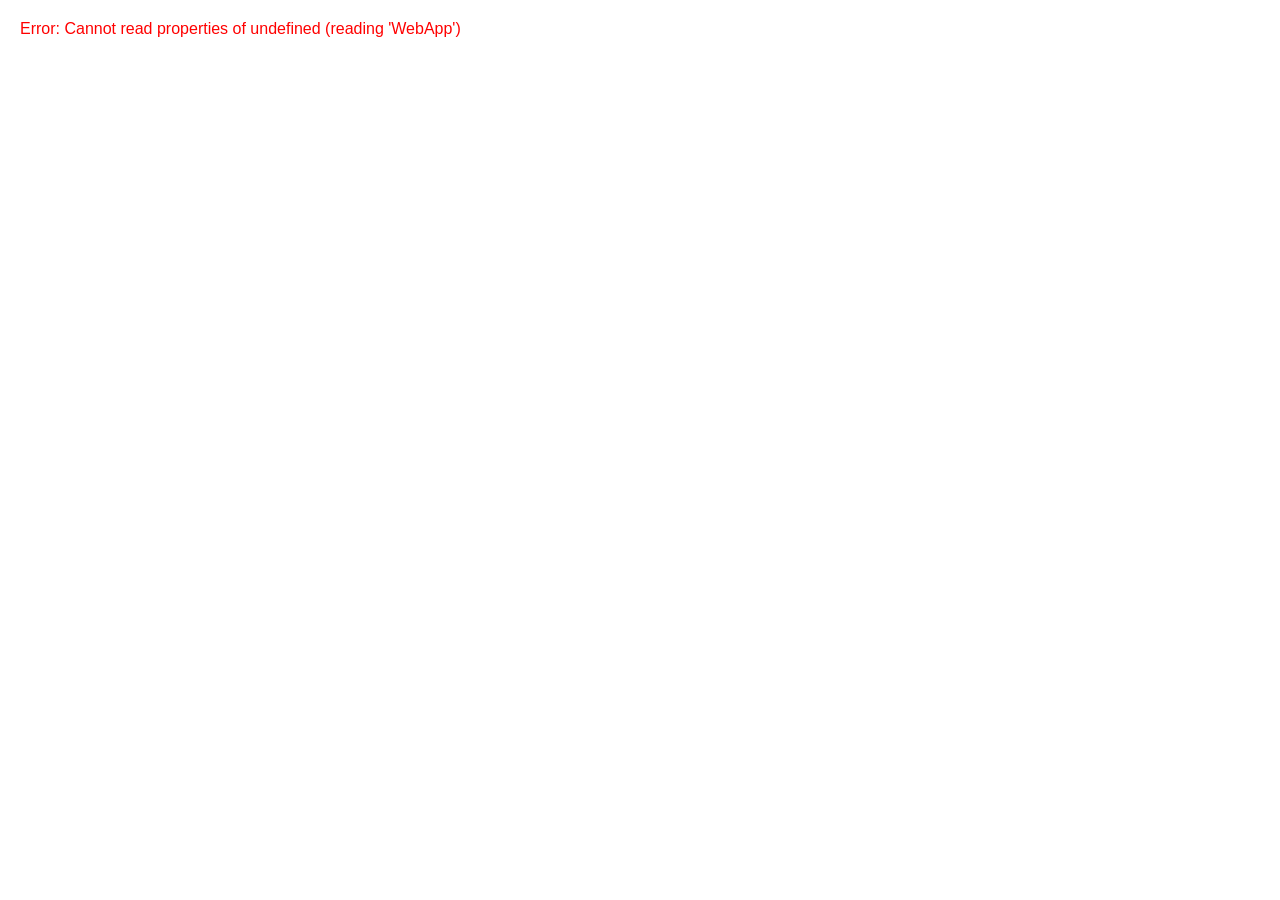
<file: index.html>
<!DOCTYPE html>
<html lang="ru">
<head>
    <meta charset="UTF-8">
    <meta name="viewport" content="width=device-width, initial-scale=1.0, maximum-scale=1.0, user-scalable=no">
    <title>Game Launcher v2</title>
    <link rel="stylesheet" href="frontend/style.css">
    <!-- Подключаем скрипт Telegram WebApp -->
    <script src="https://telegram.org/js/telegram-web-app.js"></script>
</head>
<body>

    <!-- Экран выбора  игр -->
    <div id="main-screen">
        <!-- Поиск -->
        <div class="search-container">
            <input type="text" id="search-input" placeholder="Поиск игры...1">
        </div>

        <!-- Сетка игр -->
        <div class="games-grid" id="games-container">
            <!-- Сюда JavaScript добавит игры -->
        </div>
    </div>

    <!-- Экран запущенной игры -->
    <div id="game-screen" style="display: none;">
        <h2 id="game-title-display">Название игры</h2>
        <div id="game-content">
            <!-- Сюда будет вставляться сама игра -->
        </div>
    </div>

    <script src="frontend/script.js"></script>
</body>
</html>
</file>
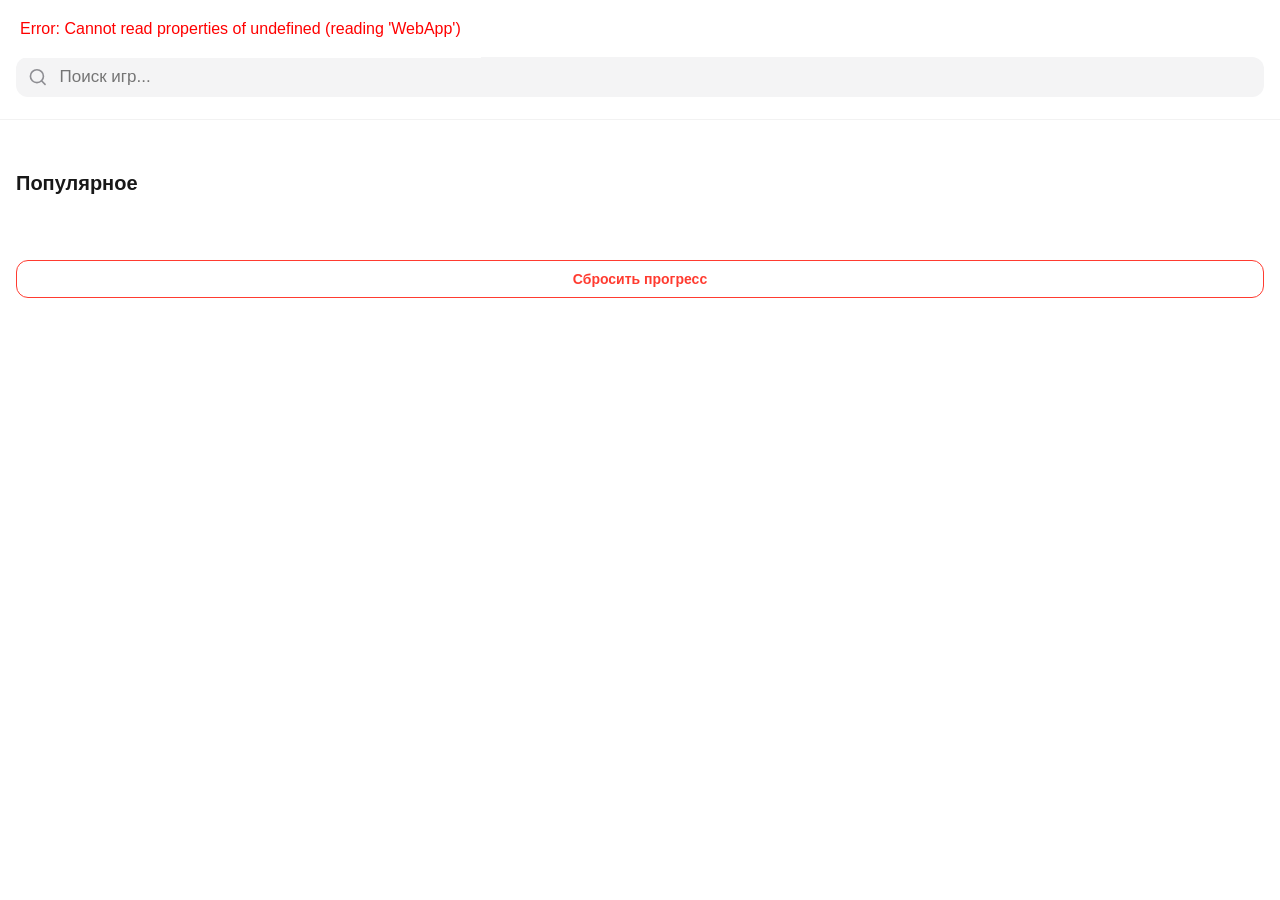
<file: frontend/index.html>
<!DOCTYPE html>
<html lang="ru">
<head>
    <meta charset="UTF-8">
    <meta name="viewport" content="width=device-width, initial-scale=1.0, maximum-scale=1.0, user-scalable=no">
    <title>Game Center</title>
    <link rel="stylesheet" href="style.css">
    <script src="https://telegram.org/js/telegram-web-app.js"></script>
</head>
<body>

    <!-- Фоновые декоративные элементы -->
    <div class="ambient-light"></div>

    <!-- Основной экран -->
    <div id="main-screen">

        <!-- Шапка с поиском -->
        <header class="sticky-header">
            <h1 class="app-title">Arcade</h1>
            <div class="search-container">
                <div class="search-wrapper">
                    <svg class="search-icon" width="20" height="20" viewBox="0 0 24 24" fill="none" stroke="currentColor" stroke-width="2" stroke-linecap="round" stroke-linejoin="round">
                        <circle cx="11" cy="11" r="8"></circle>
                        <line x1="21" y1="21" x2="16.65" y2="16.65"></line>
                    </svg>
                    <input type="text" id="search-input" placeholder="Поиск игр...">
                </div>
            </div>

            <!-- Категории (Chips) -->
            <div class="categories-wrapper">
                <div class="categories-scroll" id="categories-container">
                    <!-- JS добавит кнопки -->
                </div>
            </div>
        </header>

        <!-- Сетка игр -->
        <div class="scroll-content">
            <h2 class="section-title">Популярное</h2>
            <div class="games-grid" id="games-container">
                <!-- JS добавит игры -->
            </div>

            <!-- Кнопка сброса прогресса -->
            <div class="reset-section">
                <button id="open-reset-btn" class="danger-btn">Сбросить прогресс</button>
            </div>

            <!-- Пустое пространство внизу -->
            <div class="spacer"></div>
        </div>
    </div>

    <!-- Экран игры -->
    <div id="game-screen">
        <div id="game-loader">
            <div class="spinner"></div>
        </div>
        <div id="game-content"></div>
    </div>

    <!-- Модальное окно сброса -->
    <div id="reset-modal" class="modal-overlay hidden">
        <div class="modal-content">
            <h3 class="modal-title">Сброс данных</h3>
            <p class="modal-subtitle">Выберите игры для удаления сохранений</p>

            <div class="modal-controls">
                <button id="select-all-btn" class="text-btn">Выбрать все</button>
                <button id="deselect-all-btn" class="text-btn">Снять все</button>
            </div>

            <div class="games-list-checkbox" id="reset-games-list">
                <!-- JS наполнит этот список -->
            </div>

            <div class="modal-actions">
                <button id="cancel-reset-btn" class="secondary-btn">Отмена</button>
                <button id="confirm-reset-btn" class="primary-danger-btn">Удалить</button>
            </div>
        </div>
    </div>

    <script src="script.js"></script>
</body>
</html>
</file>
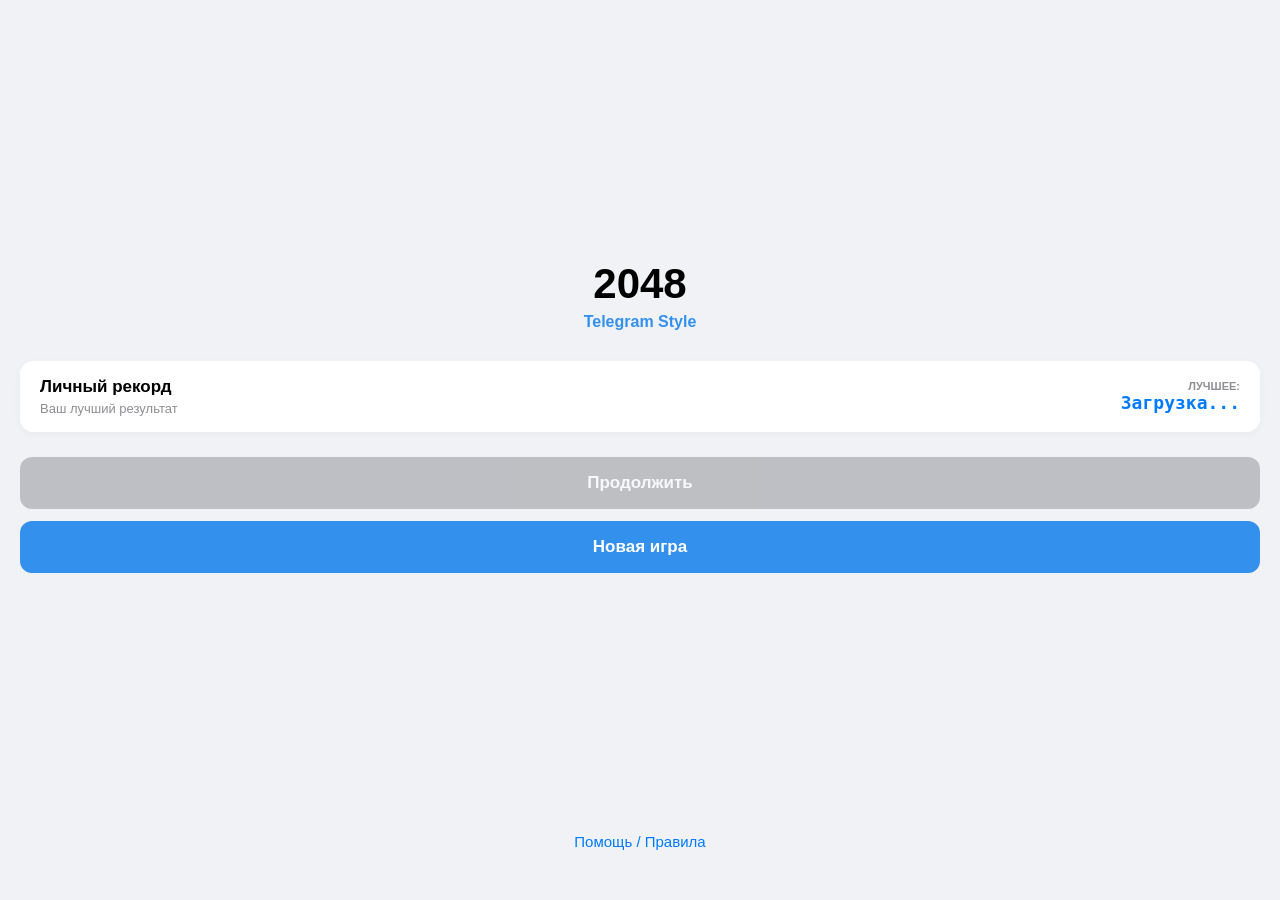
<file: frontend/games/2048v2/index.html>
<!DOCTYPE html>
<html lang="ru">
<head>
    <meta charset="UTF-8">
    <meta name="viewport" content="width=device-width, initial-scale=1.0, maximum-scale=1.0, user-scalable=no">
    <title>2048 Telegram</title>
    <script src="https://telegram.org/js/telegram-web-app.js"></script>
    <link rel="stylesheet" href="style.css">
</head>
<body>
    <div class="game-wrapper">

        <!-- === ГЛАВНОЕ МЕНЮ === -->
        <div id="menu-screen">
            <div class="menu-content">
                <div class="menu-header">
                    <h1>2048</h1>
                    <p class="subtitle">Telegram Style</p>
                </div>

                <!-- Блок рекорда -->
                <div class="presets-list">
                    <div class="preset-btn static-preset">
                        <div class="preset-info">
                            <span class="mode-title">Личный рекорд</span>
                            <span class="mode-desc">Ваш лучший результат</span>
                        </div>
                        <div class="preset-score">
                            <span class="score-label">Лучшее:</span>
                            <span class="score-val" id="menu-best-score">Загрузка...</span>
                        </div>
                    </div>
                </div>

                <!-- Кнопки управления -->
                <div class="menu-buttons">
                    <button id="btn-continue" class="action-btn" disabled>Продолжить</button>
                    <button id="btn-new-game" class="action-btn secondary-action">Новая игра</button>
                </div>
            </div>

            <!-- Футер меню -->
            <div class="menu-footer">
                <button id="btn-help" class="text-btn help-trigger">Помощь / Правила</button>
            </div>
        </div>

        <!-- === ЭКРАН ИГРЫ === -->
        <div id="game-screen" class="hidden">
            <div class="header">
                <button class="icon-btn" id="btn-back">
                    <svg width="24" height="24" viewBox="0 0 24 24" stroke="currentColor" stroke-width="2.5" fill="none" stroke-linecap="round" stroke-linejoin="round"><path d="M15 18l-6-6 6-6"/></svg>
                </button>

                <div class="scores">
                    <div class="score-box">
                        <div class="score-title">Счет</div>
                        <div class="score-value" id="game-score">0</div>
                    </div>
                    <div class="score-box">
                        <div class="score-title">Рекорд</div>
                        <div class="score-value" id="game-best-score">0</div>
                    </div>
                </div>

                <!-- Кнопка рестарта -->
                <button class="icon-btn" id="btn-game-restart">
                    <svg width="24" height="24" viewBox="0 0 24 24" fill="none" stroke="currentColor" stroke-width="2.5" stroke-linecap="round" stroke-linejoin="round"><path d="M23 4v6h-6"></path><path d="M1 20v-6h6"></path><path d="M3.51 9a9 9 0 0 1 14.85-3.36L23 10M1 14l4.64 4.36A9 9 0 0 0 20.49 15"></path></svg>
                </button>
            </div>

            <div class="game-center-wrapper">
                <div class="game-container" id="game-container">
                    <div class="grid-bg">
                        <!-- 16 ячеек фона -->
                        <div class="grid-cell"></div><div class="grid-cell"></div><div class="grid-cell"></div><div class="grid-cell"></div>
                        <div class="grid-cell"></div><div class="grid-cell"></div><div class="grid-cell"></div><div class="grid-cell"></div>
                        <div class="grid-cell"></div><div class="grid-cell"></div><div class="grid-cell"></div><div class="grid-cell"></div>
                        <div class="grid-cell"></div><div class="grid-cell"></div><div class="grid-cell"></div><div class="grid-cell"></div>
                    </div>

                    <div class="tile-container" id="tile-container"></div>

                    <div class="game-over" id="game-over-screen">
                        <div class="game-message" id="game-message">Игра окончена!</div>
                        <button class="action-btn" id="btn-retry">Попробовать снова</button>
                    </div>
                </div>
            </div>
        </div>

        <!-- === ЭКРАН ПОМОЩИ (OVERLAY) === -->
        <div id="help-overlay" class="overlay hidden">
            <div class="overlay-content help-content">
                <h2>Как играть</h2>

                <div class="help-section">
                    <p>🎯 <strong>Цель:</strong> Собрать плитку <strong>2048</strong>.</p>
                    <p>➕ <strong>Слияние:</strong> Плитки с одинаковым числом сливаются в одну при столкновении.</p>
                </div>

                <div class="help-divider"></div>

                <div class="help-section">
                    <h3>📱 Управление</h3>
                    <ul class="control-list">
                        <li><strong>Свайп:</strong> Перемещение плиток</li>
                        <li><strong>Кнопка 🔄:</strong> Перезапуск игры</li>
                    </ul>
                </div>

                <div class="help-section">
                    <h3>💻 Компьютер</h3>
                    <ul class="control-list">
                        <li><strong>Стрелки:</strong> Перемещение</li>
                        <li><strong>R:</strong> Быстрый рестарт</li>
                    </ul>
                </div>

                <button id="help-close-btn" class="action-btn">Понятно</button>
            </div>
        </div>

    </div>

    <script src="script.js"></script>
</body>
</html>
</file>
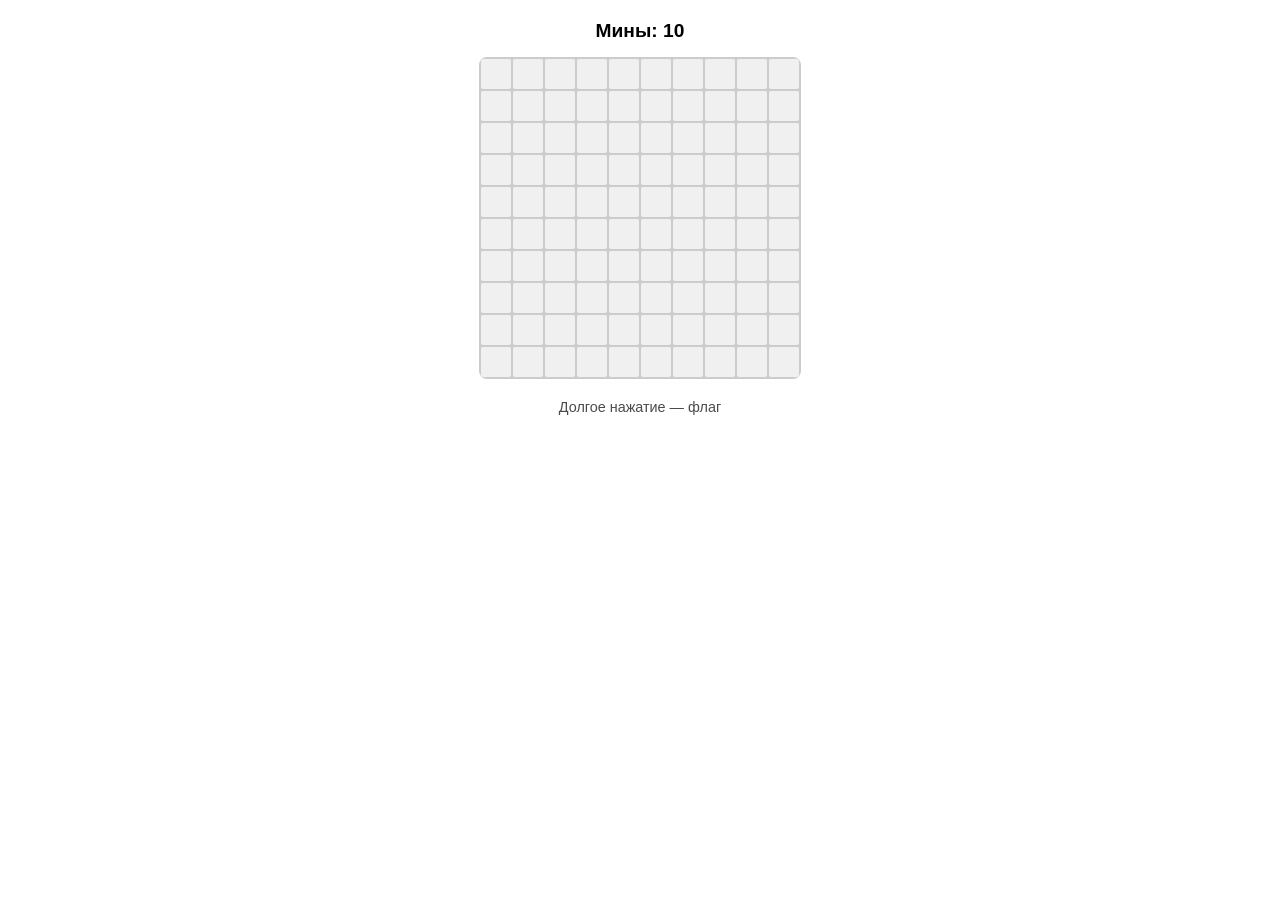
<file: frontend/games/Minesweeper/index.html>
<!DOCTYPE html>
<html lang="ru">
<head>
    <meta charset="UTF-8">
    <meta name="viewport" content="width=device-width, initial-scale=1.0, maximum-scale=1.0, user-scalable=no">
    <title>Minesweeper</title>
    <style>
        :root {
            --bg-color: var(--tg-theme-bg-color, #ffffff);
            --text-color: var(--tg-theme-text-color, #000000);
            --button-bg: var(--tg-theme-secondary-bg-color, #f0f0f0);
            --accent: var(--tg-theme-button-color, #3390ec);
        }

        body {
            font-family: sans-serif;
            background-color: var(--bg-color);
            color: var(--text-color);
            display: flex;
            flex-direction: column;
            align-items: center;
            margin: 0;
            padding: 20px;
            overflow: hidden;
            user-select: none;
        }

        #stats { margin-bottom: 15px; font-weight: bold; font-size: 1.2rem; }

        #grid {
            display: grid;
            grid-template-columns: repeat(10, 30px);
            grid-template-rows: repeat(10, 30px);
            gap: 2px;
            background-color: #ccc;
            border: 2px solid #ccc;
            border-radius: 8px;
        }

        .cell {
            width: 30px;
            height: 30px;
            background-color: var(--button-bg);
            display: flex;
            align-items: center;
            justify-content: center;
            font-weight: bold;
            cursor: pointer;
            border-radius: 2px;
            font-size: 14px;
        }

        .cell.revealed { background-color: #e0e0e0; cursor: default; }
        .cell.mine { background-color: #ff4d4d; }
        .cell.flag { background-color: #ffd700; }

        .controls { margin-top: 20px; text-align: center; font-size: 0.9rem; opacity: 0.7; }
    </style>
</head>
<body>

    <div id="stats">Мины: <span id="mine-count">10</span></div>
    <div id="grid"></div>
    <div class="controls">Долгое нажатие — флаг</div>

    <script>
        const grid = document.getElementById('grid');
        const size = 10;
        const minesCount = 10;
        let cells = [];
        let gameOver = false;

        // Инициализация поля
        function init() {
            const positions = Array(size * size).fill(false);
            let placed = 0;
            while(placed < minesCount) {
                let r = Math.floor(Math.random() * positions.length);
                if(!positions[r]) { positions[r] = true; placed++; }
            }

            for(let i=0; i<size*size; i++) {
                const cell = document.createElement('div');
                cell.className = 'cell';
                cell.dataset.index = i;
                cell.dataset.mine = positions[i];

                // Обработка долгого нажатия для мобилок (флаг)
                let timer;
                cell.addEventListener('touchstart', () => {
                    timer = setTimeout(() => { toggleFlag(cell); timer = null; }, 500);
                });
                cell.addEventListener('touchend', (e) => {
                    if(timer) { clearTimeout(timer); clickCell(cell); }
                    e.preventDefault();
                });

                cell.addEventListener('click', () => clickCell(cell));
                cell.addEventListener('contextmenu', (e) => { e.preventDefault(); toggleFlag(cell); });

                grid.appendChild(cell);
                cells.push(cell);
            }
        }

        function clickCell(cell) {
            if(gameOver || cell.classList.contains('revealed') || cell.classList.contains('flag')) return;

            if(cell.dataset.mine === 'true') {
                gameOver = true;
                revealMines();
                alert('Бум! Игра окончена.');
                return;
            }

            reveal(parseInt(cell.dataset.index));
        }

        function toggleFlag(cell) {
            if(gameOver || cell.classList.contains('revealed')) return;
            cell.classList.toggle('flag');
            cell.innerText = cell.classList.contains('flag') ? '🚩' : '';
        }

        function reveal(idx) {
            const cell = cells[idx];
            if(cell.classList.contains('revealed')) return;
            cell.classList.add('revealed');

            const mines = countMines(idx);
            if(mines > 0) {
                cell.innerText = mines;
                cell.style.color = ['blue','green','red','darkblue','brown','cyan','black','gray'][mines-1];
            } else {
                getNeighbors(idx).forEach(n => reveal(n));
            }
        }

        function countMines(idx) {
            return getNeighbors(idx).filter(n => cells[n].dataset.mine === 'true').length;
        }

        function getNeighbors(idx) {
            const res = [];
            const x = idx % size, y = Math.floor(idx / size);
            for(let i=-1; i<=1; i++) {
                for(let j=-1; j<=1; j++) {
                    if(i===0 && j===0) continue;
                    if(x+i >= 0 && x+i < size && y+j >= 0 && y+j < size) {
                        res.push((y+j)*size + (x+i));
                    }
                }
            }
            return res;
        }

        function revealMines() {
            cells.forEach(c => { if(c.dataset.mine === 'true') { c.classList.add('mine'); c.innerText = '💣'; }});
        }

        init();
    </script>
</body>
</html>
</file>
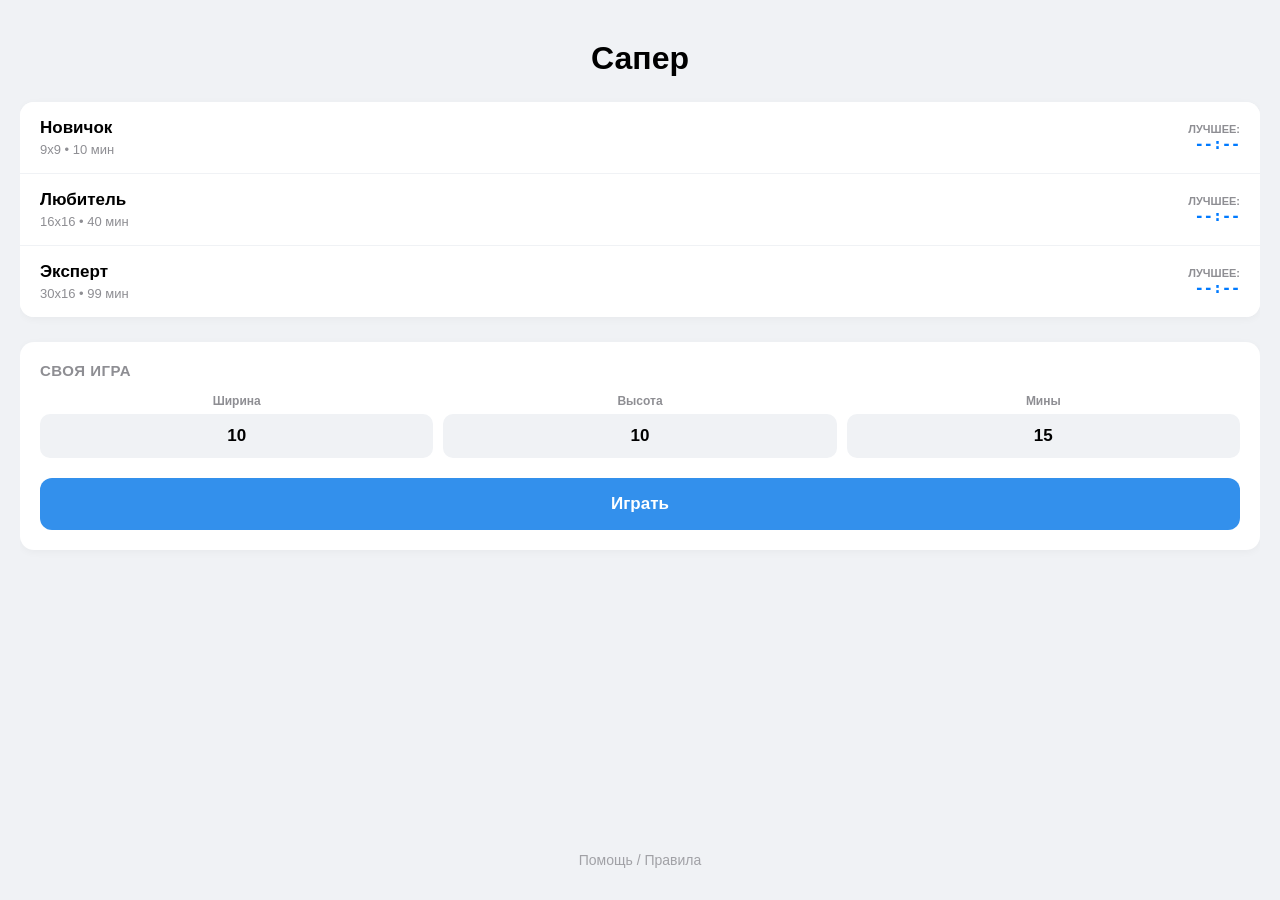
<file: frontend/games/minesweeper/index.html>
<!DOCTYPE html>
<html lang="ru">
<head>
    <meta charset="UTF-8">
    <meta name="viewport" content="width=device-width, initial-scale=1.0, maximum-scale=1.0, user-scalable=no">
    <title>Minesweeper TG</title>
    <script src="https://telegram.org/js/telegram-web-app.js"></script>
    <link rel="stylesheet" href="style.css">
</head>
<body>
    <div class="game-wrapper">

        <!-- ГЛАВНОЕ МЕНЮ -->
        <div id="menu-screen">
            <div class="menu-content">
                <div class="menu-header">
                    <h1>Сапер</h1>
                </div>

                <div class="presets-list">
                    <button class="preset-btn" data-mode="beginner">
                        <div class="preset-info">
                            <span class="mode-title">Новичок</span>
                            <span class="mode-desc">9x9 • 10 мин</span>
                        </div>
                        <div class="preset-score">
                            <span class="score-label">Лучшее:</span>
                            <span class="score-val" id="score-beginner">--:--</span>
                        </div>
                    </button>

                    <button class="preset-btn" data-mode="amateur">
                        <div class="preset-info">
                            <span class="mode-title">Любитель</span>
                            <span class="mode-desc">16x16 • 40 мин</span>
                        </div>
                        <div class="preset-score">
                            <span class="score-label">Лучшее:</span>
                            <span class="score-val" id="score-amateur">--:--</span>
                        </div>
                    </button>

                    <button class="preset-btn" data-mode="expert">
                        <div class="preset-info">
                            <span class="mode-title">Эксперт</span>
                            <span class="mode-desc">30x16 • 99 мин</span>
                        </div>
                        <div class="preset-score">
                            <span class="score-label">Лучшее:</span>
                            <span class="score-val" id="score-expert">--:--</span>
                        </div>
                    </button>
                </div>

                <div class="custom-section">
                    <h3>Своя игра</h3>
                    <div class="inputs-row">
                        <div class="input-group">
                            <label for="custom-cols">Ширина</label>
                            <input type="number" id="custom-cols" placeholder="2-30" min="2" max="30" value="10">
                        </div>
                        <div class="input-group">
                            <label for="custom-rows">Высота</label>
                            <input type="number" id="custom-rows" placeholder="2-30" min="2" max="30" value="10">
                        </div>
                        <div class="input-group">
                            <label for="custom-mines">Мины</label>
                            <input type="number" id="custom-mines" placeholder="Min 1" min="1" max="899" value="15">
                        </div>
                    </div>
                    <button id="start-custom-btn" class="action-btn">Играть</button>
                </div>
            </div>

            <!-- Кнопка Помощь внизу -->
            <div class="menu-footer">
                <button id="help-btn" class="text-btn help-trigger">Помощь / Правила</button>
            </div>
        </div>

        <!-- ЭКРАН ИГРЫ -->
        <div id="game-screen" class="hidden">
            <div class="header">
                <button class="icon-btn" id="back-to-menu-btn">
                    <!-- Icon Back -->
                    <svg width="24" height="24" viewBox="0 0 24 24" stroke="currentColor" stroke-width="2.5" fill="none" stroke-linecap="round" stroke-linejoin="round"><path d="M15 18l-6-6 6-6"/></svg>
                </button>

                <div class="counters">
                    <div class="counter-pill">🚩 <span id="mines-count">0</span></div>
                    <div class="counter-pill">⏱ <span id="timer">00:00.00</span></div>
                </div>

                <button class="face-btn" id="restart-btn">🙂</button>
            </div>

            <!-- Scroll Wrapper -->
            <div class="scroll-wrapper" id="scroll-wrapper">
                <div class="grid-container" id="grid"></div>
            </div>
        </div>

        <!-- ЭКРАН РЕЗУЛЬТАТА -->
        <div id="result-overlay" class="overlay hidden">
            <div class="overlay-content">
                <div class="result-icon" id="result-emoji">🏆</div>
                <h2 id="result-title">Победа!</h2>
                <p id="result-time" class="result-time">00:00.00</p>
                <div class="overlay-buttons">
                    <button id="overlay-restart-btn" class="action-btn">Заново</button>
                    <button id="overlay-menu-btn" class="text-btn">Меню</button>
                </div>
            </div>
        </div>

        <!-- ЭКРАН ПОМОЩИ (НОВЫЙ) -->
        <div id="help-overlay" class="overlay hidden">
            <div class="overlay-content help-content">
                <h2>Как играть</h2>

                <div class="help-section">
                    <p>🎯 <strong>Цель:</strong> Открыть все пустые клетки, не задев мину.</p>
                    <p>🔢 <strong>Цифры:</strong> Показывают количество мин в соседних 8 клетках.</p>
                </div>

                <div class="help-divider"></div>

                <div class="help-section">
                    <h3>📱 Телефон</h3>
                    <ul class="control-list">
                        <li><strong>Тап:</strong> Открыть клетку</li>
                        <li><strong>Долгое нажатие:</strong> Поставить флаг 🚩</li>
                        <li><strong>Смайл (🙂):</strong> Перезапуск игры</li>
                    </ul>
                </div>

                <div class="help-section">
                    <h3>💻 Компьютер</h3>
                    <ul class="control-list">
                        <li><strong>ЛКМ:</strong> Открыть клетку</li>
                        <li><strong>ПКМ:</strong> Поставить флаг 🚩</li>
                        <li><strong>WASD / Стрелки:</strong> Прокрутка поля</li>
                    </ul>
                </div>

                <button id="help-close-btn" class="action-btn">Понятно</button>
            </div>
        </div>

    </div>

    <script src="script.js"></script>
</body>
</html>
</file>
<file: frontend/style.css>
:root {
    --tg-theme-bg-color: #ffffff;
    --tg-theme-secondary-bg-color: #f4f4f5;
    --tg-theme-text-color: #000000;
    --tg-theme-hint-color: #8e8e93;
    --tg-theme-button-color: #3390ec;
    --tg-theme-button-text-color: #ffffff;
    --tg-theme-destructive-text-color: #ff3b30;

    /* Кастомные переменные для дизайна */
    --card-radius: 20px;
    --icon-radius: 16px;
    --shadow-soft: 0 8px 20px rgba(0, 0, 0, 0.04);
    --shadow-hover: 0 12px 24px rgba(0, 0, 0, 0.08);
}

/* Сброс и база */
* { box-sizing: border-box; -webkit-tap-highlight-color: transparent; }

body {
    background-color: var(--tg-theme-bg-color);
    color: var(--tg-theme-text-color);
    font-family: -apple-system, BlinkMacSystemFont, 'SF Pro Text', 'Segoe UI', Roboto, Helvetica, Arial, sans-serif;
    margin: 0;
    padding: 0;
    -webkit-font-smoothing: antialiased;
    overflow-x: hidden;
}

/* === HEADER & SEARCH === */
.sticky-header {
    position: fixed;
    top: 0;
    left: 0;
    right: 0;
    background: var(--tg-theme-bg-color);
    background: rgba(var(--tg-theme-bg-color-rgb, 255, 255, 255), 0.85);
    backdrop-filter: blur(20px);
    -webkit-backdrop-filter: blur(20px);
    z-index: 100;
    padding-top: 10px;
    border-bottom: 1px solid rgba(0,0,0,0.05);
}

.app-title {
    margin: 10px 16px 5px;
    font-size: 28px;
    font-weight: 800;
    letter-spacing: -0.5px;
}

.search-container {
    padding: 0 16px 10px;
}

.search-wrapper {
    position: relative;
    background-color: var(--tg-theme-secondary-bg-color);
    border-radius: 12px;
    display: flex;
    align-items: center;
    transition: all 0.2s ease;
}

.search-wrapper:focus-within {
    background-color: var(--tg-theme-bg-color);
    box-shadow: 0 0 0 2px var(--tg-theme-button-color);
}

.search-icon {
    margin-left: 12px;
    color: var(--tg-theme-hint-color);
}

#search-input {
    width: 100%;
    height: 40px;
    border: none;
    background: transparent;
    padding: 0 12px;
    font-size: 17px;
    color: var(--tg-theme-text-color);
    outline: none;
}

/* === CATEGORIES === */
.categories-wrapper {
    padding-bottom: 12px;
    overflow: hidden;
}

.categories-scroll {
    display: flex;
    gap: 8px;
    padding: 0 16px;
    overflow-x: auto;
    scrollbar-width: none;
}
.categories-scroll::-webkit-scrollbar { display: none; }

.category-chip {
    padding: 8px 16px;
    border-radius: 20px;
    background-color: var(--tg-theme-secondary-bg-color);
    color: var(--tg-theme-text-color);
    font-size: 14px;
    font-weight: 600;
    white-space: nowrap;
    transition: all 0.2s;
    cursor: pointer;
}

.category-chip.active {
    background-color: var(--tg-theme-button-color);
    color: var(--tg-theme-button-text-color);
    box-shadow: 0 4px 10px rgba(51, 144, 236, 0.3);
}

/* === CONTENT LAYOUT === */
.scroll-content {
    padding-top: 155px;
    padding-left: 16px;
    padding-right: 16px;
}

.section-title {
    font-size: 20px;
    font-weight: 700;
    margin-bottom: 15px;
    opacity: 0.9;
}

/* === GAMES GRID === */
.games-grid {
    display: grid;
    grid-template-columns: repeat(auto-fill, minmax(100px, 1fr));
    gap: 16px;
    padding-bottom: 30px;
}

.game-card {
    display: flex;
    flex-direction: column;
    align-items: center;
    gap: 8px;
    cursor: pointer;
    transition: transform 0.15s cubic-bezier(0.25, 0.8, 0.25, 1);
}

.game-card:active {
    transform: scale(0.92);
}

.game-icon {
    width: 100%;
    aspect-ratio: 1/1;
    border-radius: var(--card-radius);
    background-size: cover;
    background-position: center;
    box-shadow: var(--shadow-soft);
    position: relative;
    overflow: hidden;
}

.game-icon::after {
    content: '';
    position: absolute;
    top: 0; left: 0; right: 0; bottom: 0;
    border-radius: var(--card-radius);
    border: 1px solid rgba(0,0,0,0.05);
}

.game-title {
    font-size: 13px;
    font-weight: 500;
    text-align: center;
    line-height: 1.2;
    color: var(--tg-theme-text-color);
    max-width: 100%;
    overflow: hidden;
    white-space: nowrap;
    text-overflow: ellipsis;
}

.spacer { height: 50px; }

/* === GAME SCREEN === */
#game-screen {
    position: fixed;
    top: 0; left: 0; width: 100%; height: 100%;
    background: #000;
    z-index: 200;
    display: none;
    flex-direction: column;
}

#game-content {
    flex: 1;
    width: 100%;
    height: 100%;
}

#game-loader {
    position: absolute;
    top: 50%; left: 50%;
    transform: translate(-50%, -50%);
    color: white;
}
.spinner {
    width: 30px; height: 30px;
    border: 3px solid rgba(255,255,255,0.3);
    border-top-color: #fff;
    border-radius: 50%;
    animation: spin 1s linear infinite;
}

@keyframes spin { to { transform: rotate(360deg); } }

/* === RESET SECTION & MODAL === */
.reset-section {
    padding: 20px 0;
    text-align: center;
}

.danger-btn {
    background: transparent;
    border: 1px solid var(--tg-theme-destructive-text-color);
    color: var(--tg-theme-destructive-text-color);
    padding: 10px 20px;
    border-radius: 12px;
    font-size: 14px;
    font-weight: 600;
    cursor: pointer;
    width: 100%;
    transition: all 0.2s;
}

.danger-btn:active {
    background: var(--tg-theme-destructive-text-color);
    color: #fff;
}

.modal-overlay {
    position: fixed;
    top: 0; left: 0; width: 100%; height: 100%;
    background: rgba(0,0,0,0.5);
    backdrop-filter: blur(5px);
    z-index: 1000;
    display: flex;
    align-items: center; /* Центр по вертикали */
    justify-content: center;
    opacity: 1;
    transition: opacity 0.3s;
}

.modal-overlay.hidden {
    opacity: 0;
    pointer-events: none;
}

.modal-content {
    background: var(--tg-theme-bg-color);
    width: 90%;
    max-width: 350px;
    border-radius: 16px;
    padding: 20px;
    box-shadow: 0 10px 30px rgba(0,0,0,0.2);
    display: flex;
    flex-direction: column;
    max-height: 80vh;
}

.modal-title { margin: 0 0 5px; font-size: 18px; text-align: center; }
.modal-subtitle { margin: 0 0 15px; font-size: 13px; color: var(--tg-theme-hint-color); text-align: center; }

.modal-controls {
    display: flex;
    justify-content: space-between;
    margin-bottom: 10px;
}

.text-btn {
    background: none; border: none;
    color: var(--tg-theme-button-color);
    font-size: 13px; font-weight: 500;
    cursor: pointer; padding: 5px;
}

.games-list-checkbox {
    overflow-y: auto;
    flex: 1;
    margin-bottom: 20px;
    border-top: 1px solid rgba(0,0,0,0.05);
    border-bottom: 1px solid rgba(0,0,0,0.05);
}

.checkbox-item {
    display: flex;
    align-items: center;
    padding: 12px 0;
    cursor: pointer;
    border-bottom: 1px solid rgba(0,0,0,0.03);
}
.checkbox-item:last-child { border-bottom: none; }

.checkbox-item input {
    margin-right: 12px;
    width: 20px; height: 20px;
    accent-color: var(--tg-theme-button-color);
}

.modal-actions {
    display: flex; gap: 10px;
}

.secondary-btn, .primary-danger-btn {
    flex: 1;
    border: none;
    padding: 12px;
    border-radius: 10px;
    font-size: 15px; font-weight: 600;
    cursor: pointer;
}

.secondary-btn {
    background: var(--tg-theme-secondary-bg-color);
    color: var(--tg-theme-text-color);
}

.primary-danger-btn {
    background: var(--tg-theme-destructive-text-color);
    color: white;
}

@media (prefers-color-scheme: dark) {
    .sticky-header { border-bottom: 1px solid rgba(255,255,255,0.1); }
    .game-icon::after { border: 1px solid rgba(255,255,255,0.1); }
    .games-list-checkbox { border-color: rgba(255,255,255,0.1); }
    .checkbox-item { border-bottom: 1px solid rgba(255,255,255,0.05); }
}
</file>
<file: frontend/games/2048v2/style.css>
:root {
    --bg-color: var(--tg-theme-bg-color, #ffffff);
    --secondary-bg: var(--tg-theme-secondary-bg-color, #f0f2f5);
    --text-color: var(--tg-theme-text-color, #000000);
    --hint-color: var(--tg-theme-hint-color, #8e8e93);
    --link-color: var(--tg-theme-link-color, #007aff);
    --button-color: var(--tg-theme-button-color, #3390ec);
    --button-text: var(--tg-theme-button-text-color, #ffffff);

    /* Параметры 2048 */
    --grid-size: 300px;
    --gap-size: 10px;
    --cell-bg: rgba(120, 120, 128, 0.16);
}

body {
    margin: 0; padding: 0;
    background-color: var(--bg-color);
    color: var(--text-color);
    font-family: -apple-system, BlinkMacSystemFont, 'SF Pro Text', Roboto, Helvetica, Arial, sans-serif;
    user-select: none;
    -webkit-user-select: none;
    -webkit-tap-highlight-color: transparent;
    height: 100vh; overflow: hidden;
    touch-action: none;
}

.game-wrapper {
    height: 100%; display: flex; flex-direction: column;
}

.hidden { display: none !important; }

/* === МЕНЮ === */
#menu-screen {
    padding: 20px;
    height: 100%;
    box-sizing: border-box;
    background-color: var(--secondary-bg);
    display: flex;
    flex-direction: column;
}

.menu-content { flex: 1; display: flex; flex-direction: column; justify-content: center; }
.menu-footer { padding-top: 10px; text-align: center; margin-bottom: 20px; }

.menu-header { text-align: center; margin-bottom: 30px; }
h1 { margin: 0; font-size: 42px; font-weight: 800; color: var(--text-color); }
.subtitle { margin: 5px 0 0; color: var(--button-color); font-weight: 600; font-size: 16px; }

/* Список пресетов */
.presets-list {
    background: var(--bg-color);
    border-radius: 14px;
    overflow: hidden;
    margin-bottom: 25px;
    box-shadow: 0 2px 8px rgba(0,0,0,0.04);
}

.preset-btn {
    width: 100%;
    background: var(--bg-color);
    border: none;
    padding: 16px 20px;
    display: flex;
    justify-content: space-between;
    align-items: center;
    text-align: left;
    box-sizing: border-box; /* Важно */
}
.static-preset { pointer-events: none; }

/* ФИКС: Чтобы текст не уезжал */
.preset-info {
    display: flex;
    flex-direction: column;
    gap: 4px;
    flex: 1;
    min-width: 0; /* Разрешает сжатие текста */
    margin-right: 10px;
}
.mode-title { font-size: 17px; font-weight: 600; color: var(--text-color); }
.mode-desc { font-size: 13px; color: var(--hint-color); }

/* ФИКС: Чтобы счет не уезжал */
.preset-score {
    text-align: right;
    flex-shrink: 0; /* Запрещает сжатие блока счета */
}
.score-label { display: block; font-size: 11px; color: var(--hint-color); text-transform: uppercase; font-weight: 700; }
.score-val { font-family: monospace; font-size: 18px; color: var(--link-color); font-weight: 600; }

.menu-buttons { display: flex; flex-direction: column; gap: 12px; }

.action-btn {
    width: 100%; padding: 16px;
    background: var(--button-color); color: var(--button-text);
    border: none; border-radius: 12px;
    font-size: 17px; font-weight: 600; cursor: pointer;
    transition: transform 0.1s, opacity 0.2s;
    text-align: center;
}
.action-btn:active { transform: scale(0.98); opacity: 0.9; }
.action-btn:disabled {
    opacity: 0.5; background-color: var(--hint-color); cursor: default; pointer-events: none;
}

.text-btn {
    background: none; border: none; color: var(--link-color);
    font-size: 15px; padding: 10px; cursor: pointer; font-weight: 500;
}

/* === ИГРА === */
#game-screen {
    background: var(--bg-color); height: 100%; display: flex; flex-direction: column;
}

.header {
    padding: 10px 15px;
    background: var(--bg-color);
    box-shadow: 0 1px 0 rgba(0,0,0,0.05);
    display: flex; justify-content: space-between; align-items: center;
    z-index: 10;
    min-height: 50px;
}

.icon-btn {
    background: none; border: none; padding: 8px;
    color: var(--link-color); cursor: pointer;
    display: flex; align-items: center; justify-content: center;
}
.icon-btn:active { opacity: 0.6; }

.scores { display: flex; gap: 10px; }
.score-box {
    background-color: var(--secondary-bg);
    padding: 4px 12px; border-radius: 8px; text-align: center; min-width: 60px;
}
.score-title { font-size: 10px; color: var(--hint-color); text-transform: uppercase; font-weight: 700; margin-bottom: 2px; }
.score-value { font-size: 15px; font-weight: 700; color: var(--text-color); font-family: monospace; }

.game-center-wrapper {
    flex: 1; display: flex; justify-content: center; align-items: center;
    background: var(--secondary-bg); padding: 20px;
}

.game-container {
    width: var(--grid-size); height: var(--grid-size);
    background-color: rgba(128, 128, 128, 0.1);
    border-radius: 12px; position: relative;
    padding: var(--gap-size); box-sizing: border-box;
    box-shadow: 0 4px 20px rgba(0,0,0,0.05);
}

.grid-bg {
    display: grid;
    grid-template-columns: repeat(4, 1fr);
    grid-template-rows: repeat(4, 1fr);
    gap: var(--gap-size); width: 100%; height: 100%;
}
.grid-cell { background-color: var(--cell-bg); border-radius: 6px; }

.tile-container {
    position: absolute; top: 0; left: 0; right: 0; bottom: 0;
    margin: var(--gap-size); pointer-events: none;
}
.tile { position: absolute; transition: transform 100ms ease-in-out; z-index: 10; }
.tile-inner {
    width: 100%; height: 100%; border-radius: 6px;
    display: flex; justify-content: center; align-items: center;
    font-size: 26px; font-weight: bold;
    background-color: #eee4da; color: #000;
    box-shadow: 0 2px 5px rgba(0,0,0,0.1);
}

/* Цвета плиток */
.tile-2 .tile-inner { background: #fff; color: #333; }
.tile-4 .tile-inner { background: #e3e8eb; color: #333; }
.tile-8 .tile-inner { background: #b0c4de; color: #fff; }
.tile-16 .tile-inner { background: #87b3d4; color: #fff; }
.tile-32 .tile-inner { background: #6da2cb; color: #fff; }
.tile-64 .tile-inner { background: #5391c2; color: #fff; }
.tile-128 .tile-inner { background: #3b80b9; color: #fff; font-size: 22px; }
.tile-256 .tile-inner { background: #2a70b0; color: #fff; font-size: 22px; }
.tile-512 .tile-inner { background: #1e60a7; color: #fff; font-size: 22px; }
.tile-1024 .tile-inner { background: #14509e; color: #fff; font-size: 18px; }
.tile-2048 .tile-inner { background: #0b4094; color: #fff; font-size: 18px; box-shadow: 0 0 15px #0b4094; }
.tile-super .tile-inner { background: #000; color: #fff; font-size: 14px; }

@keyframes appear { 0% { opacity: 0; transform: scale(0); } 100% { opacity: 1; transform: scale(1); } }
@keyframes pop { 0% { transform: scale(1); } 50% { transform: scale(1.2); } 100% { transform: scale(1); } }
.tile-new .tile-inner { animation: appear 150ms ease-in-out backwards; }
.tile-merged { z-index: 20; }
.tile-merged .tile-inner { animation: pop 150ms ease-in-out backwards; }

.game-over {
    position: absolute; top: 0; left: 0; width: 100%; height: 100%;
    background: rgba(255, 255, 255, 0.85);
    display: flex; flex-direction: column;
    justify-content: center; align-items: center;
    border-radius: 12px; z-index: 100;
    opacity: 0; pointer-events: none; transition: opacity 300ms ease;
}
.game-over.active { opacity: 1; pointer-events: auto; }
.game-message { font-size: 28px; font-weight: 800; margin-bottom: 20px; color: var(--text-color); }

/* === OVERLAY & HELP (КОМПАКТНЫЕ СТИЛИ) === */
.overlay {
    position: fixed; top: 0; left: 0; right: 0; bottom: 0;
    background: rgba(0,0,0,0.6); backdrop-filter: blur(5px);
    display: flex; justify-content: center; align-items: center; z-index: 999;
    opacity: 0; pointer-events: none; transition: opacity 0.3s ease;
}
.overlay:not(.hidden) { opacity: 1; pointer-events: auto; }

.overlay-content {
    background: var(--bg-color);
    padding: 24px; border-radius: 20px;
    text-align: center; width: 85%; max-width: 320px;
    box-shadow: 0 20px 40px rgba(0,0,0,0.3);
    transform: scale(0.9); transition: transform 0.3s cubic-bezier(0.34, 1.56, 0.64, 1);
    max-height: 85vh; overflow-y: auto;
}
.overlay:not(.hidden) .overlay-content { transform: scale(1); }

/* Компактные стили для помощи */
.help-content h2 { margin-top: 0; margin-bottom: 15px; font-size: 22px; }
.help-content h3 { margin: 0 0 8px 0; font-size: 15px; color: var(--button-color); text-transform: uppercase; }
.help-section { text-align: left; margin-bottom: 12px; font-size: 14px; line-height: 1.4; }
.help-section p { margin: 4px 0; }
.help-divider { height: 1px; background: var(--secondary-bg); margin: 12px 0; }
.control-list { margin: 0; padding-left: 20px; color: var(--text-color); }
.control-list li { margin-bottom: 3px; }

@media (prefers-color-scheme: dark) {
    .game-over { background: rgba(0, 0, 0, 0.85); }
    .grid-cell { background-color: rgba(255, 255, 255, 0.1); }
    .game-container { background-color: rgba(0,0,0,0.2); }
}
</file>
<file: frontend/games/minesweeper/style.css>
:root {
    --bg-color: var(--tg-theme-bg-color, #ffffff);
    --secondary-bg: var(--tg-theme-secondary-bg-color, #f0f2f5);
    --text-color: var(--tg-theme-text-color, #000000);
    --hint-color: var(--tg-theme-hint-color, #8e8e93);
    --link-color: var(--tg-theme-link-color, #007aff);
    --button-color: var(--tg-theme-button-color, #3390ec);
    --button-text: var(--tg-theme-button-text-color, #ffffff);

    /* Игровые параметры */
    --cell-size: 34px;
    --gap-size: 3px;

    /* Цвета ячеек */
    --cell-closed: var(--tg-theme-button-color, #3390ec);
    --cell-closed-opacity: 0.15;
    --cell-open: var(--bg-color);

    /* Цвета цифр */
    --c1: #3390ec; --c2: #34c759; --c3: #ff3b30; --c4: #5856d6;
    --c5: #af52de; --c6: #ff9500; --c7: #ff2d55; --c8: #8e8e93;
}

body {
    margin: 0; padding: 0;
    background-color: var(--bg-color);
    color: var(--text-color);
    font-family: -apple-system, BlinkMacSystemFont, 'SF Pro Text', Roboto, Helvetica, Arial, sans-serif;

    /* Глобальный запрет выделения */
    user-select: none;
    -webkit-user-select: none;

    -webkit-tap-highlight-color: transparent;
    height: 100vh; overflow: hidden;
    touch-action: manipulation;
}

.game-wrapper {
    height: 100%; display: flex; flex-direction: column;
}

.hidden { display: none !important; }

/* === МЕНЮ === */
#menu-screen {
    padding: 20px;
    height: 100%;
    box-sizing: border-box;
    background-color: var(--secondary-bg);
    display: flex;
    flex-direction: column;
}

.menu-content {
    flex: 1;
    overflow-y: auto;
}

.menu-footer {
    padding-top: 10px;
    text-align: center;
}

.menu-header { text-align: center; margin-bottom: 25px; margin-top: 20px; }
h1 { margin: 0; font-size: 32px; font-weight: 800; }

.presets-list {
    background: var(--bg-color);
    border-radius: 14px;
    overflow: hidden;
    margin-bottom: 25px;
    box-shadow: 0 2px 8px rgba(0,0,0,0.04);
}

.preset-btn {
    width: 100%;
    background: var(--bg-color);
    border: none;
    border-bottom: 1px solid var(--secondary-bg);
    padding: 16px 20px;
    display: flex; justify-content: space-between; align-items: center;
    cursor: pointer;
    text-align: left;
}
.preset-btn:last-child { border-bottom: none; }
.preset-btn:active { background: var(--secondary-bg); }

.preset-info { display: flex; flex-direction: column; gap: 4px; }
.mode-title { font-size: 17px; font-weight: 600; color: var(--text-color); }
.mode-desc { font-size: 13px; color: var(--hint-color); }
.preset-score { text-align: right; }
.score-label { display: block; font-size: 11px; color: var(--hint-color); text-transform: uppercase; font-weight: 700; }
.score-val { font-family: monospace; font-size: 15px; color: var(--link-color); font-weight: 600; }

.custom-section {
    background: var(--bg-color);
    padding: 20px; border-radius: 14px;
    box-shadow: 0 2px 8px rgba(0,0,0,0.04);
}
h3 { margin: 0 0 15px 0; font-size: 15px; text-transform: uppercase; color: var(--hint-color); font-weight: 700; letter-spacing: 0.5px;}

input[type="number"]::-webkit-outer-spin-button,
input[type="number"]::-webkit-inner-spin-button {
    -webkit-appearance: none;
    margin: 0;
}
input[type="number"] {
    -moz-appearance: textfield; /* Для Firefox */
}

.inputs-row { display: flex; gap: 10px; margin-bottom: 20px; }

/* Стили для групп инпутов */
.input-group {
    display: flex; flex-direction: column; gap: 6px; width: 33%;
}
.input-group label {
    font-size: 12px; color: var(--hint-color); font-weight: 600; text-align: center;
}
input {
    width: 100%; padding: 12px; box-sizing: border-box;
    border: none;
    border-radius: 10px;
    background: var(--secondary-bg); color: var(--text-color);
    text-align: center; font-size: 17px; outline: none; font-weight: 600;
}
input:focus { box-shadow: 0 0 0 2px var(--button-color); }

.action-btn {
    width: 100%; padding: 16px;
    background: var(--button-color); color: var(--button-text);
    border: none; border-radius: 12px;
    font-size: 17px; font-weight: 600; cursor: pointer;
    transition: transform 0.1s, opacity 0.2s;
}
.action-btn:active { transform: scale(0.98); opacity: 0.9; }
.text-btn {
    background: none; border: none; color: var(--link-color);
    font-size: 17px; padding: 12px; cursor: pointer; font-weight: 500;
}

/* Обновленный стиль кнопки помощи (как в 2048) */
.help-trigger {
    color: var(--hint-color) !important;
    font-size: 14px;
    opacity: 0.8;
    text-decoration: none;
    font-weight: normal;
}

/* === ИГРА === */
#game-screen { background: var(--bg-color); height: 100%; display: flex; flex-direction: column; }

.header {
    padding: 10px 15px;
    background: var(--bg-color);
    box-shadow: 0 1px 0 rgba(0,0,0,0.05);
    display: flex; justify-content: space-between; align-items: center;
    z-index: 10;
}

.icon-btn { background: none; border: none; padding: 8px; color: var(--link-color); cursor: pointer; display: flex; align-items: center;}

.counters { display: flex; gap: 8px; }
.counter-pill {
    background: var(--secondary-bg);
    color: var(--text-color);
    padding: 6px 14px; border-radius: 18px;
    font-size: 16px; font-weight: 600; font-variant-numeric: tabular-nums;
    display: flex; align-items: center; gap: 6px;
    min-width: 80px; /* Чтобы таймер не прыгал */
    justify-content: center;
}

.face-btn { font-size: 26px; background: none; border: none; cursor: pointer; transition: transform 0.2s; }
.face-btn:active { transform: scale(0.9); }

/* SCROLL WRAPPER (Окно просмотра) */
.scroll-wrapper {
    flex: 1;
    overflow: auto; /* Нативный скролл */
    display: flex;
    background: var(--secondary-bg);
    padding: 20px;
    position: relative;
}
.scroll-wrapper::-webkit-scrollbar { display: none; }

.grid-container {
    display: grid;
    gap: var(--gap-size);
    padding: 10px;
    border-radius: 12px;
    margin: auto;
    background: transparent;
    user-select: none;
}

/* СТИЛЬ ЯЧЕЙКИ */
.cell {
    width: var(--cell-size); height: var(--cell-size);
    background-color: rgba(120, 120, 128, 0.16);
    border-radius: 6px;
    display: flex; justify-content: center; align-items: center;
    font-size: 20px; font-weight: 800; cursor: pointer;
    transition: transform 0.1s ease, background-color 0.2s, box-shadow 0.2s;
    position: relative;
    overflow: hidden;
}

/* Эффект нажатия (пальцем или кликом) */
.cell:active:not(.open), .cell.pressing {
    transform: scale(0.92);
    background-color: rgba(120, 120, 128, 0.25);
}

.cell.open {
    background-color: var(--bg-color);
    cursor: default;
    box-shadow: inset 0 1px 3px rgba(0,0,0,0.06);
    transform: none;
    animation: pop-in 0.2s cubic-bezier(0.175, 0.885, 0.32, 1.275);
}

.cell.flagged { color: #ff3b30; }

.cell.mine {
    background-color: #ff3b30 !important;
    color: #fff !important;
    border-radius: 8px;
    box-shadow: 0 2px 10px rgba(255, 59, 48, 0.4);
    z-index: 2;
}
.cell.revealed-mine {
    background-color: #ff3b30;
    color: #fff;
    animation: fade-in-scale 0.3s ease-out backwards;
}

.cell.wrong-flag {
    background-color: rgba(255, 59, 48, 0.1);
    position: relative;
}
.cell.wrong-flag::after {
    content: '';
    position: absolute; width: 100%; height: 100%;
    background: url("data:image/svg+xml,%3Csvg xmlns='http://www.w3.org/2000/svg' viewBox='0 0 24 24' fill='none' stroke='%23ff3b30' stroke-width='2' stroke-linecap='round' stroke-linejoin='round'%3E%3Cline x1='18' y1='6' x2='6' y2='18'%3E%3C/line%3E%3Cline x1='6' y1='6' x2='18' y2='18'%3E%3C/line%3E%3C/svg%3E") no-repeat center center;
    background-size: 60%;
    opacity: 0.7;
}

.cell.chord-error {
    animation: shake 0.4s cubic-bezier(.36,.07,.19,.97) both;
}

/* Values Colors */
.val-1 { color: var(--c1); } .val-2 { color: var(--c2); } .val-3 { color: var(--c3); }
.val-4 { color: var(--c4); } .val-5 { color: var(--c5); } .val-6 { color: var(--c6); }
.val-7 { color: var(--c7); } .val-8 { color: var(--c8); }

/* Overlay */
.overlay {
    position: fixed; top: 0; left: 0; right: 0; bottom: 0;
    background: rgba(0,0,0,0.6); backdrop-filter: blur(8px);
    display: flex; justify-content: center; align-items: center; z-index: 999;
    opacity: 0; pointer-events: none; transition: opacity 0.3s ease;
}
.overlay:not(.hidden) { opacity: 1; pointer-events: auto; }

.overlay-content {
    background: var(--bg-color);
    padding: 30px; border-radius: 24px;
    text-align: center; width: 85%; max-width: 320px;
    box-shadow: 0 20px 40px rgba(0,0,0,0.3);
    transform: scale(0.9); transition: transform 0.3s cubic-bezier(0.34, 1.56, 0.64, 1);
    max-height: 85vh; overflow-y: auto;
}
.overlay:not(.hidden) .overlay-content { transform: scale(1); }

.result-icon { font-size: 60px; margin-bottom: 10px; display: block; }
#result-title { margin: 0; font-size: 24px; font-weight: 800; color: var(--text-color); }
.result-time { font-size: 32px; font-weight: 700; font-family: monospace; margin: 10px 0 25px; letter-spacing: -1px; }
.overlay-buttons { display: flex; flex-direction: column; gap: 12px; }

/* Help Overlay Styles */
.help-content h2 { margin-top: 0; margin-bottom: 20px; }
.help-content h3 { margin-bottom: 10px; font-size: 16px; color: var(--button-color); }
.help-section { text-align: left; margin-bottom: 15px; font-size: 14px; line-height: 1.5; }
.help-section p { margin: 5px 0; }
.help-divider { height: 1px; background: var(--secondary-bg); margin: 15px 0; }
.control-list { margin: 0; padding-left: 20px; color: var(--text-color); }
.control-list li { margin-bottom: 4px; }


@keyframes pop-in {
    0% { transform: scale(0.5); opacity: 0; }
    100% { transform: scale(1); opacity: 1; }
}
@keyframes fade-in-scale {
    0% { transform: scale(0); opacity: 0; }
    100% { transform: scale(1); opacity: 1; }
}
@keyframes shake {
    10%, 90% { transform: translate3d(-1px, 0, 0); }
    20%, 80% { transform: translate3d(2px, 0, 0); }
    30%, 50%, 70% { transform: translate3d(-4px, 0, 0); }
    40%, 60% { transform: translate3d(4px, 0, 0); }
}
</file>
